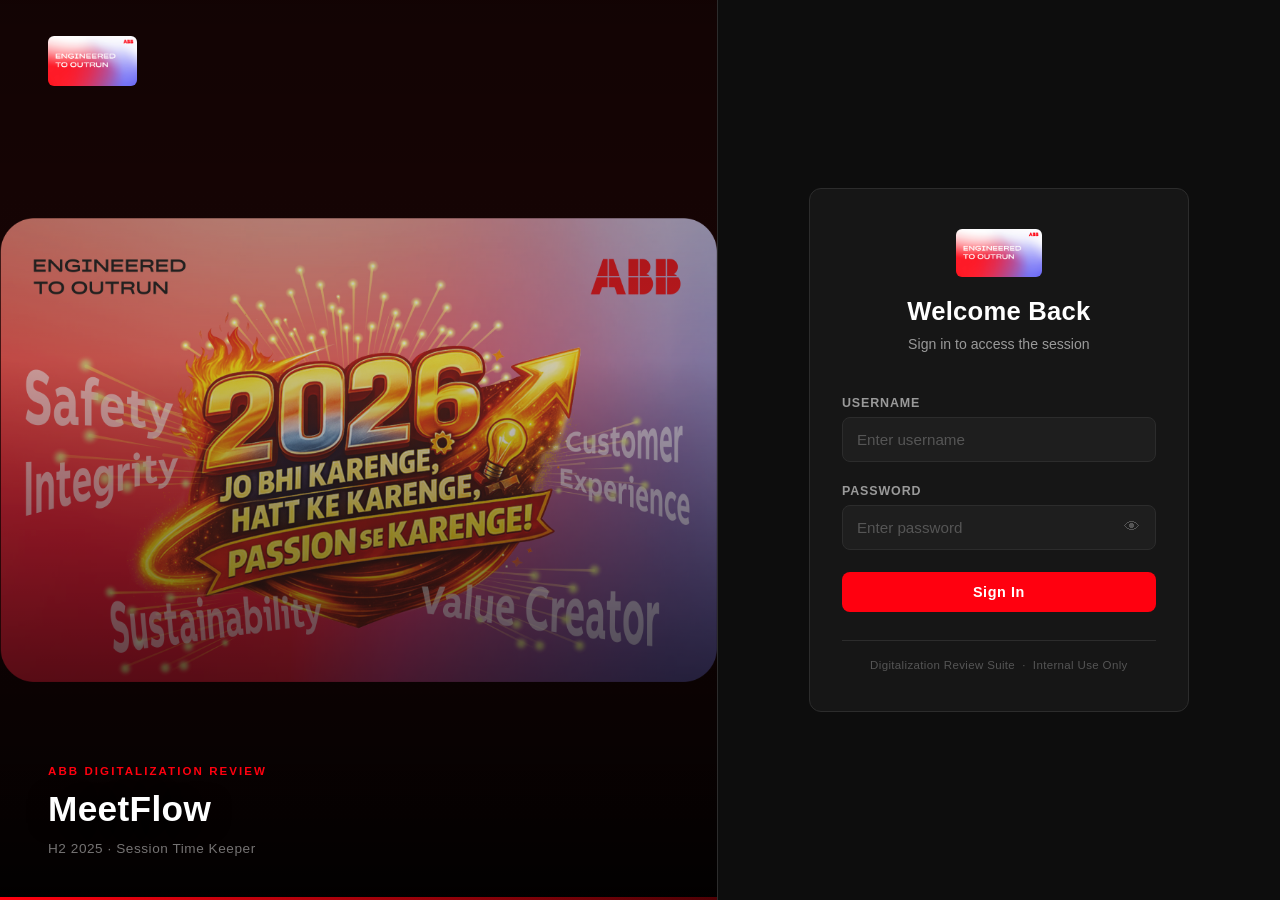
<file: index.html>
<!DOCTYPE html>
<html lang="en">
<head>
  <meta charset="UTF-8" />
  <meta name="viewport" content="width=device-width, initial-scale=1.0" />
  <title>Digitalization Review – Sign In</title>

  <!--
    Quick auth-redirect: runs before any layout renders.
    If a valid session already exists, skip the login page entirely.
  -->
  <script>
    (function () {
      try {
        var raw = localStorage.getItem('digi_review_session');
        if (raw && JSON.parse(raw)) {
          window.location.replace('timer.html');
        }
      } catch (e) { /* ignore parse errors */ }
    })();
  </script>

  <link rel="stylesheet" href="css/abb-theme.css" />
</head>
<body class="login-page">

  <div class="login-wrapper">

    <!-- ── LEFT PANEL: Theme banner (login page only) ───────── -->
    <div class="login-banner">
      <img
        src="assets/theme-banner.png"
        alt="Digitalization Review H2 2025"
        class="banner-img"
        onerror="this.style.display='none'"
      />
      <div class="banner-overlay">
        <img
          src="assets/eto-logo.png"
          alt="Engineered to Outrun"
          class="eto-logo-banner"
          onerror="this.style.display='none'"
        />
        <div class="banner-text">
          <p class="banner-eyebrow">ABB Digitalization Review</p>
          <h2>MeetFlow</h2>
          <p class="banner-sub">H2 2025 · Session Time Keeper</p>
          
        </div>
        <div class="banner-accent-bar"></div>
      </div>
    </div>

    <!-- ── RIGHT PANEL: Login form ──────────────────────────── -->
    <div class="login-panel">
      <div class="login-card">

        <div class="login-header">
          <img
            src="assets/eto-logo.png"
            alt="Engineered to Outrun"
            class="eto-logo-form"
            onerror="this.style.display='none'"
          />
          <h1>Welcome Back</h1>
          <p>Sign in to access the session</p>
        </div>

        <form id="login-form" class="login-form" novalidate autocomplete="off">

          <div class="form-group">
            <label for="username">Username</label>
            <input
              type="text"
              id="username"
              name="username"
              placeholder="Enter username"
              autocomplete="username"
              spellcheck="false"
              required
            />
          </div>

          <div class="form-group">
            <label for="password">Password</label>
            <div class="input-wrapper">
              <input
                type="password"
                id="password"
                name="password"
                placeholder="Enter password"
                autocomplete="current-password"
                required
              />
              <button
                type="button"
                class="toggle-pw"
                aria-label="Toggle password visibility"
                tabindex="-1"
                onclick="togglePassword()"
              >&#128065;</button>
            </div>
          </div>

          <div id="login-error" class="login-error" role="alert" aria-live="polite"></div>

          <button type="submit" class="btn btn-primary btn-full" id="signin-btn">
            <span id="btn-label">Sign In</span>
          </button>

        </form>

        <div class="login-footer">
          <span>Digitalization Review Suite &nbsp;·&nbsp; Internal Use Only</span>
        </div>

      </div>
    </div>
    <!-- ── END RIGHT PANEL ─────────────────────────────────── -->

  </div><!-- .login-wrapper -->

  <script src="js/auth.js"></script>
  <script>
    /* ── Login form handler ───────────────────────────────── */
    var form     = document.getElementById('login-form');
    var errorEl  = document.getElementById('login-error');
    var btnLabel = document.getElementById('btn-label');
    var signinBtn = document.getElementById('signin-btn');

    form.addEventListener('submit', function (e) {
      e.preventDefault();

      var username = document.getElementById('username').value.trim();
      var password = document.getElementById('password').value;

      // Clear previous error
      errorEl.textContent = '';
      errorEl.classList.remove('visible');

      // Brief loading state
      signinBtn.disabled = true;
      btnLabel.textContent = 'Signing in…';

      setTimeout(function () {
        var redirect = login(username, password);

        if (redirect) {
          window.location.href = redirect;
        } else {
          errorEl.textContent = 'Invalid username or password. Please try again.';
          errorEl.classList.add('visible');
          document.getElementById('password').value = '';
          document.getElementById('password').focus();
          signinBtn.disabled = false;
          btnLabel.textContent = 'Sign In';
        }
      }, 300); // small delay for UX feel
    });

    /* ── Password visibility toggle ──────────────────────── */
    function togglePassword() {
      var pw = document.getElementById('password');
      pw.type = pw.type === 'password' ? 'text' : 'password';
    }
  </script>

</body>
</html>
</file>
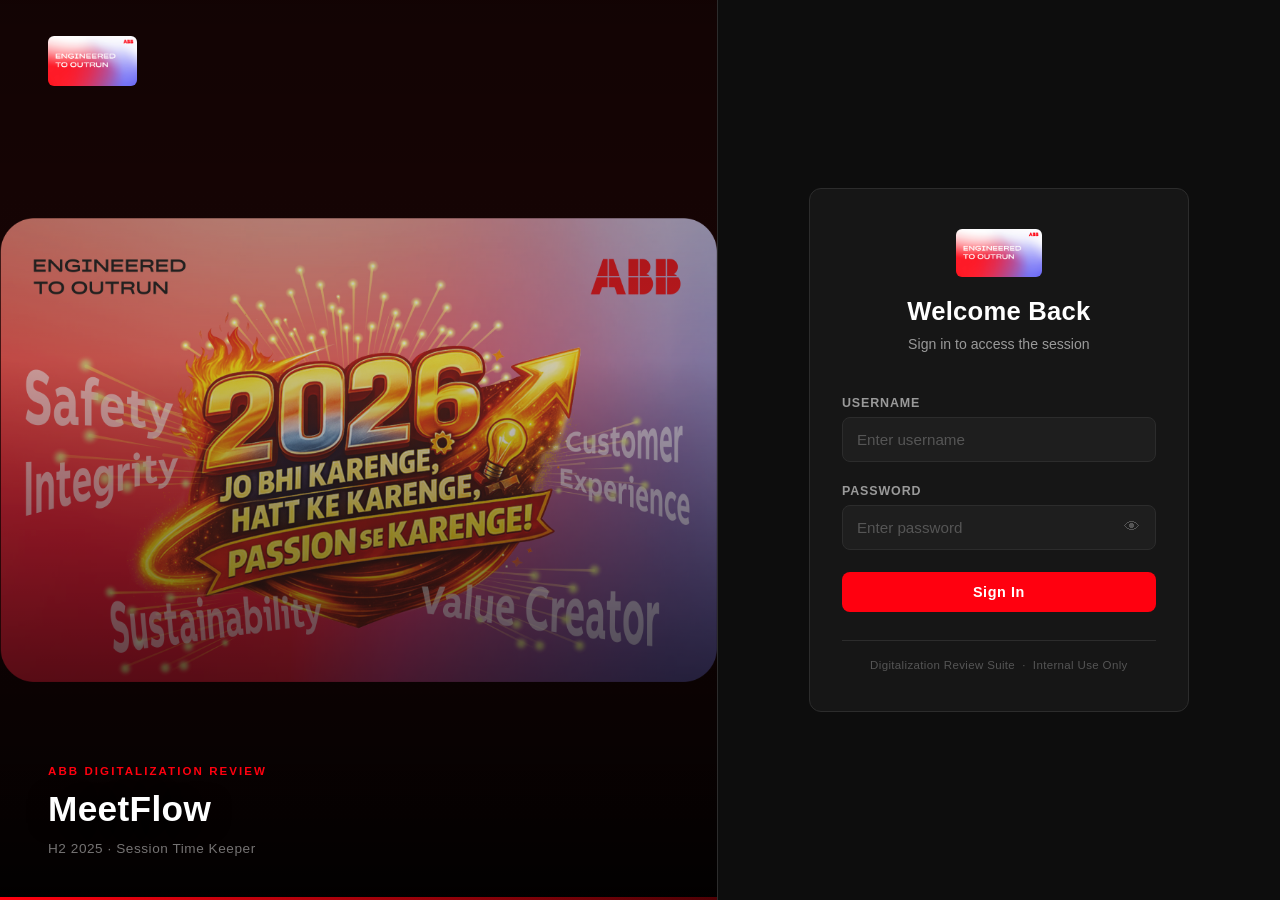
<file: admin.html>
<!DOCTYPE html>
<html lang="en">
<head>
  <meta charset="UTF-8" />
  <meta name="viewport" content="width=device-width, initial-scale=1.0" />
  <title>Admin – Agenda Manager</title>

  <script src="js/auth.js"></script>
  <script>
    var __session = requireAuth();
    if (__session && __session.role !== 'admin') {
      window.location.replace('timer.html');
    }
  </script>

  <link rel="stylesheet" href="css/abb-theme.css" />

  <style>
    /* ── Layout shell ───────────────────────────────────── */
    .admin-shell {
      display: flex;
      height: 100vh;
      padding-top: var(--nav-height, 52px);
      overflow: hidden;
    }

    /* ── Sidebar ─────────────────────────────────────────── */
    .sidebar {
      width: 220px;
      flex-shrink: 0;
      background: var(--bg-card);
      border-right: 1px solid var(--bg-border);
      display: flex;
      flex-direction: column;
      overflow-y: auto;
      padding: 8px 0 24px;
    }
    .sidebar-section { padding: 16px 0 4px; }
    .sidebar-label {
      padding: 4px 20px 8px;
      font-size: 0.68rem;
      font-weight: 700;
      text-transform: uppercase;
      letter-spacing: 0.1em;
      color: var(--text-muted);
    }
    .sidebar-link {
      display: flex;
      align-items: center;
      gap: 10px;
      padding: 9px 20px;
      font-size: 0.85rem;
      font-weight: 500;
      color: var(--text-secondary);
      text-decoration: none;
      background: none;
      border: none;
      border-left: 3px solid transparent;
      width: 100%;
      text-align: left;
      cursor: pointer;
      transition: background var(--ease), color var(--ease), border-color var(--ease);
    }
    .sidebar-link:hover { background: var(--bg-surface); color: var(--text-primary); }
    .sidebar-link.active {
      background: rgba(255,0,15,0.07);
      border-left-color: var(--abb-red);
      color: var(--abb-red-light);
      font-weight: 700;
    }
    .sidebar-icon { font-size: 1rem; width: 18px; text-align: center; flex-shrink: 0; }

    /* ── Main content ────────────────────────────────────── */
    .main-area {
      flex: 1;
      overflow-y: auto;
      padding: 30px 32px 40px;
      background: var(--bg-page);
    }

    /* ── Page header ─────────────────────────────────────── */
    .page-header {
      display: flex;
      align-items: flex-start;
      justify-content: space-between;
      flex-wrap: wrap;
      gap: 16px;
      margin-bottom: 24px;
    }
    .page-header h2 { font-size: 1.35rem; }
    .page-header p { font-size: 0.85rem; color: var(--text-secondary); margin-top: 4px; line-height: 1.5; }
    .header-actions { display: flex; gap: 10px; flex-wrap: wrap; align-items: center; }

    /* ── Summary strip ───────────────────────────────────── */
    .summary-strip { display: flex; gap: 10px; flex-wrap: wrap; margin-bottom: 24px; }
    .s-chip {
      display: flex;
      align-items: center;
      gap: 10px;
      background: var(--bg-card);
      border: 1px solid var(--bg-border);
      border-radius: 8px;
      padding: 10px 18px;
    }
    .s-chip-label {
      font-size: 0.7rem;
      font-weight: 700;
      text-transform: uppercase;
      letter-spacing: 0.08em;
      color: var(--text-muted);
    }
    .s-chip-value {
      font-family: ui-monospace, monospace;
      font-size: 1rem;
      font-weight: 900;
      color: var(--text-primary);
    }
    .s-chip.accent .s-chip-value { color: var(--abb-red); }

    /* ── Table card ──────────────────────────────────────── */
    .table-card {
      background: var(--bg-card);
      border: 1px solid var(--bg-border);
      border-radius: 12px;
      overflow: hidden;
    }
    .col-grid {
      display: grid;
      grid-template-columns: 38px 34px 1fr 1.3fr 72px 110px 88px;
      align-items: center;
    }
    .table-head {
      background: var(--bg-surface);
      border-bottom: 1px solid var(--bg-border);
      padding: 9px 16px;
    }
    .th {
      font-size: 0.68rem;
      font-weight: 700;
      text-transform: uppercase;
      letter-spacing: 0.08em;
      color: var(--text-muted);
    }

    /* ── Speaker row ─────────────────────────────────────── */
    .speaker-row {
      padding: 11px 16px;
      border-bottom: 1px solid var(--bg-border);
      transition: background var(--ease);
      cursor: default;
    }
    .speaker-row:last-child { border-bottom: none; }
    .speaker-row:hover      { background: var(--bg-hover); }
    .speaker-row.is-dragging { opacity: 0.3; }
    .speaker-row.drag-over  {
      background: rgba(255,0,15,0.06);
      outline: 2px solid var(--abb-red);
      outline-offset: -2px;
      border-radius: 4px;
    }

    .drag-handle {
      color: var(--text-muted);
      cursor: grab;
      font-size: 1.1rem;
      display: flex;
      align-items: center;
      justify-content: center;
      user-select: none;
      padding: 4px;
    }
    .drag-handle:active { cursor: grabbing; }

    .row-num   { font-size: 0.76rem; font-weight: 700; color: var(--text-muted); text-align: center; }
    .row-name  { font-size: 0.86rem; font-weight: 700; color: var(--text-primary); overflow: hidden; text-overflow: ellipsis; white-space: nowrap; padding-right: 10px; }
    .row-topic { font-size: 0.82rem; color: var(--text-secondary); overflow: hidden; text-overflow: ellipsis; white-space: nowrap; padding-right: 10px; }
    .row-time  { font-family: ui-monospace, monospace; font-size: 0.88rem; font-weight: 700; color: var(--text-primary); }

    .mode-chip {
      display: inline-block;
      padding: 3px 9px;
      border-radius: 4px;
      font-size: 0.67rem;
      font-weight: 700;
      letter-spacing: 0.06em;
      text-transform: uppercase;
      border: 1px solid transparent;
    }
    .mode-chip.presenter  { background: rgba(255,0,15,0.09); border-color: rgba(255,0,15,0.22); color: var(--abb-red-light); }
    .mode-chip.discussion { background: rgba(103,100,246,0.09); border-color: rgba(103,100,246,0.25); color: var(--abb-lilac-1); }

    .row-actions { display: flex; gap: 5px; align-items: center; }
    .icon-btn {
      width: 30px; height: 30px;
      background: transparent;
      border: 1px solid var(--bg-border);
      border-radius: 6px;
      color: var(--text-secondary);
      cursor: pointer;
      font-size: 0.82rem;
      display: flex; align-items: center; justify-content: center;
      padding: 0;
      transition: all var(--ease);
    }
    .icon-btn:hover { background: var(--bg-surface); color: var(--text-primary); }
    .icon-btn.del:hover { background: rgba(239,68,68,0.1); border-color: rgba(239,68,68,0.35); color: #EF4444; }

    /* Empty state */
    .empty-state { padding: 52px 24px; text-align: center; color: var(--text-muted); }
    .empty-state p { margin-bottom: 18px; font-size: 0.9rem; }

    /* ── Modal ───────────────────────────────────────────── */
    .modal-backdrop {
      position: fixed; inset: 0;
      background: rgba(0,0,0,0.65);
      z-index: 10000;
      display: flex; align-items: center; justify-content: center;
      padding: 20px;
      opacity: 0; pointer-events: none;
      transition: opacity 0.2s ease;
    }
    .modal-backdrop.open { opacity: 1; pointer-events: all; }
    .modal {
      background: var(--bg-card);
      border: 1px solid var(--bg-border);
      border-radius: 14px;
      width: 100%; max-width: 460px;
      box-shadow: 0 24px 64px rgba(0,0,0,0.55);
      transform: translateY(18px);
      transition: transform 0.25s ease;
    }
    .modal-backdrop.open .modal { transform: translateY(0); }
    .modal-header {
      padding: 18px 24px 14px;
      border-bottom: 1px solid var(--bg-border);
      display: flex; align-items: center; justify-content: space-between;
    }
    .modal-header h3 { font-size: 1rem; }
    .modal-close {
      background: transparent; border: none;
      color: var(--text-muted); font-size: 1.15rem;
      cursor: pointer; padding: 4px 8px; border-radius: 4px;
      line-height: 1; transition: all var(--ease);
    }
    .modal-close:hover { color: var(--text-primary); background: var(--bg-surface); }
    .modal-body   { padding: 20px 24px; }
    .modal-footer {
      padding: 14px 24px;
      border-top: 1px solid var(--bg-border);
      display: flex; justify-content: flex-end; gap: 10px;
    }

    /* Mode radio toggle */
    .mode-toggle { display: flex; gap: 8px; }
    .mode-opt { flex: 1; position: relative; }
    .mode-opt input[type="radio"] { position: absolute; opacity: 0; width: 0; height: 0; }
    .mode-opt label {
      display: flex; align-items: center; justify-content: center; gap: 6px;
      padding: 10px;
      background: var(--bg-surface);
      border: 1px solid var(--bg-border);
      border-radius: var(--radius-md);
      cursor: pointer;
      font-size: 0.82rem; font-weight: 600;
      color: var(--text-secondary);
      transition: all var(--ease);
      text-align: center;
    }
    .mode-opt input:checked + label { background: rgba(255,0,15,0.08); border-color: var(--abb-red); color: var(--abb-red-light); }
    .mode-opt.disc input:checked + label { background: rgba(103,100,246,0.08); border-color: var(--abb-lilac); color: var(--abb-lilac-1); }

    /* Delete confirm */
    #delete-modal .modal-body p { color: var(--text-secondary); line-height: 1.7; font-size: 0.88rem; }
    #delete-modal .modal-body strong { color: var(--text-primary); }
    .btn-danger { background: #EF4444 !important; }
    .btn-danger:hover:not(:disabled) { background: #dc2626 !important; box-shadow: 0 4px 14px rgba(239,68,68,0.3) !important; }

    /* Toast */
    #toast-zone {
      position: fixed; bottom: 24px; right: 24px;
      z-index: 99999;
      display: flex; flex-direction: column; gap: 8px;
      pointer-events: none;
    }
    .toast {
      background: var(--bg-card);
      border: 1px solid var(--bg-border);
      border-left: 3px solid var(--abb-red);
      border-radius: 8px;
      padding: 12px 18px;
      font-size: 0.84rem;
      color: var(--text-primary);
      box-shadow: 0 4px 20px rgba(0,0,0,0.4);
      pointer-events: all;
      max-width: 280px;
      animation: toastSlide 0.3s ease forwards;
    }
    .toast.ok { border-left-color: #21A67A; }
    @keyframes toastSlide {
      from { opacity: 0; transform: translateX(16px); }
      to   { opacity: 1; transform: translateX(0); }
    }

    @media (max-width: 880px) {
      .col-grid { grid-template-columns: 38px 28px 1fr 0 68px 96px 80px; }
      .row-topic { display: none; }
    }
    @media (max-width: 640px) {
      .sidebar   { display: none; }
      .main-area { padding: 20px 16px 32px; }
    }
  </style>
</head>
<body>

  <!-- NAV BAR -->
  <nav class="abb-nav">
    <div class="nav-left">
      <img src="assets/eto-logo.png" alt="Engineered to Outrun" class="nav-logo"
        onerror="this.style.display='none';document.getElementById('nav-fb').style.display='block';" />
      <span id="nav-fb" class="nav-logo-fallback" style="display:none;">ABB</span>
      <div class="nav-divider"></div>
      <span class="nav-title">Digitalization Review &middot; Admin</span>
    </div>
    <div class="nav-right">
      <span class="nav-user" id="nav-username"></span>
      <span class="nav-role-badge admin">admin</span>
      <button class="nav-logout-btn" onclick="logout()">Sign Out</button>
    </div>
  </nav>

  <!-- PAGE SHELL -->
  <div class="admin-shell">

    <!-- Sidebar -->
    <aside class="sidebar">
      <div class="sidebar-section">
        <div class="sidebar-label">Management</div>
        <a class="sidebar-link active" href="admin.html">
          <span class="sidebar-icon">&#9776;</span>Agenda Manager
        </a>
      </div>
      <div class="sidebar-section">
        <div class="sidebar-label">Navigation</div>
        <a class="sidebar-link" href="timer.html">
          <span class="sidebar-icon">&#9654;</span>Timer View
        </a>
        <a class="sidebar-link" href="#" onclick="logout();return false;">
          <span class="sidebar-icon">&#8592;</span>Sign Out
        </a>
      </div>
    </aside>

    <!-- Main -->
    <main class="main-area">
      <div class="page-header">
        <div>
          <h2>Agenda Manager</h2>
          <p>Build the run-of-show. Drag to reorder &middot; &#9998; to edit &middot; &#10005; to delete.</p>
        </div>
        <div class="header-actions">
          <a href="timer.html" class="btn btn-ghost">&#9654;&nbsp; Go to Timer View</a>
          <button class="btn btn-primary" onclick="AdminUI.openAddModal()">+ Add Speaker</button>
        </div>
      </div>

      <div class="summary-strip" id="summary-strip"></div>

      <div class="table-card">
        <div class="table-head col-grid">
          <div class="th"></div>
          <div class="th">#</div>
          <div class="th">Speaker</div>
          <div class="th">Topic</div>
          <div class="th">Time</div>
          <div class="th">Mode</div>
          <div class="th">Actions</div>
        </div>
        <div id="speaker-list"></div>
      </div>
    </main>
  </div>

  <!-- ADD / EDIT MODAL -->
  <div class="modal-backdrop" id="edit-backdrop">
    <div class="modal" role="dialog" aria-modal="true" aria-labelledby="modal-heading">
      <div class="modal-header">
        <h3 id="modal-heading">Add Speaker</h3>
        <button class="modal-close" aria-label="Close" onclick="AdminUI.closeModal()">&#10005;</button>
      </div>
      <form class="modal-body" id="speaker-form" novalidate>
        <input type="hidden" id="field-id" />
        <div class="form-group">
          <label for="field-owner">Speaker Name</label>
          <input type="text" id="field-owner" placeholder="e.g. Ganesh Waichal" required />
        </div>
        <div class="form-group">
          <label for="field-title">Topic / Title</label>
          <input type="text" id="field-title" placeholder="e.g. H2 2025 Overview" required />
        </div>
        <div class="form-group">
          <label for="field-minutes">Allocated Time (minutes)</label>
          <input type="number" id="field-minutes" min="1" max="120" value="5" required />
        </div>
        <div class="form-group">
          <label>Mode</label>
          <div class="mode-toggle">
            <div class="mode-opt">
              <input type="radio" name="seg-mode" id="opt-presenter" value="presenter" checked />
              <label for="opt-presenter">&#127908; Presenter</label>
            </div>
            <div class="mode-opt disc">
              <input type="radio" name="seg-mode" id="opt-discussion" value="discussion" />
              <label for="opt-discussion">&#128172; Discussion</label>
            </div>
          </div>
        </div>
        <div id="form-error" class="login-error" role="alert"></div>
      </form>
      <div class="modal-footer">
        <button class="btn btn-ghost"   onclick="AdminUI.closeModal()">Cancel</button>
        <button class="btn btn-primary" onclick="AdminUI.saveForm()">Save Speaker</button>
      </div>
    </div>
  </div>

  <!-- DELETE CONFIRM MODAL -->
  <div class="modal-backdrop" id="delete-backdrop">
    <div class="modal" id="delete-modal" role="dialog" aria-modal="true">
      <div class="modal-header">
        <h3>Remove Speaker</h3>
        <button class="modal-close" aria-label="Close" onclick="AdminUI.closeDeleteModal()">&#10005;</button>
      </div>
      <div class="modal-body">
        <p>Are you sure you want to remove <strong id="del-name-label"></strong> from the agenda? This cannot be undone.</p>
      </div>
      <div class="modal-footer">
        <button class="btn btn-ghost"              onclick="AdminUI.closeDeleteModal()">Cancel</button>
        <button class="btn btn-primary btn-danger" onclick="AdminUI.confirmDelete()">Remove</button>
      </div>
    </div>
  </div>

  <!-- TOAST ZONE -->
  <div id="toast-zone" aria-live="polite"></div>

  <script src="js/admin.js"></script>
  <script>
    (function () {
      var s = __session;
      if (!s) return;
      var el = document.getElementById('nav-username');
      if (el) el.textContent = s.label || s.username;
    })();
    AdminUI.init();
  </script>
</body>
</html>
</file>
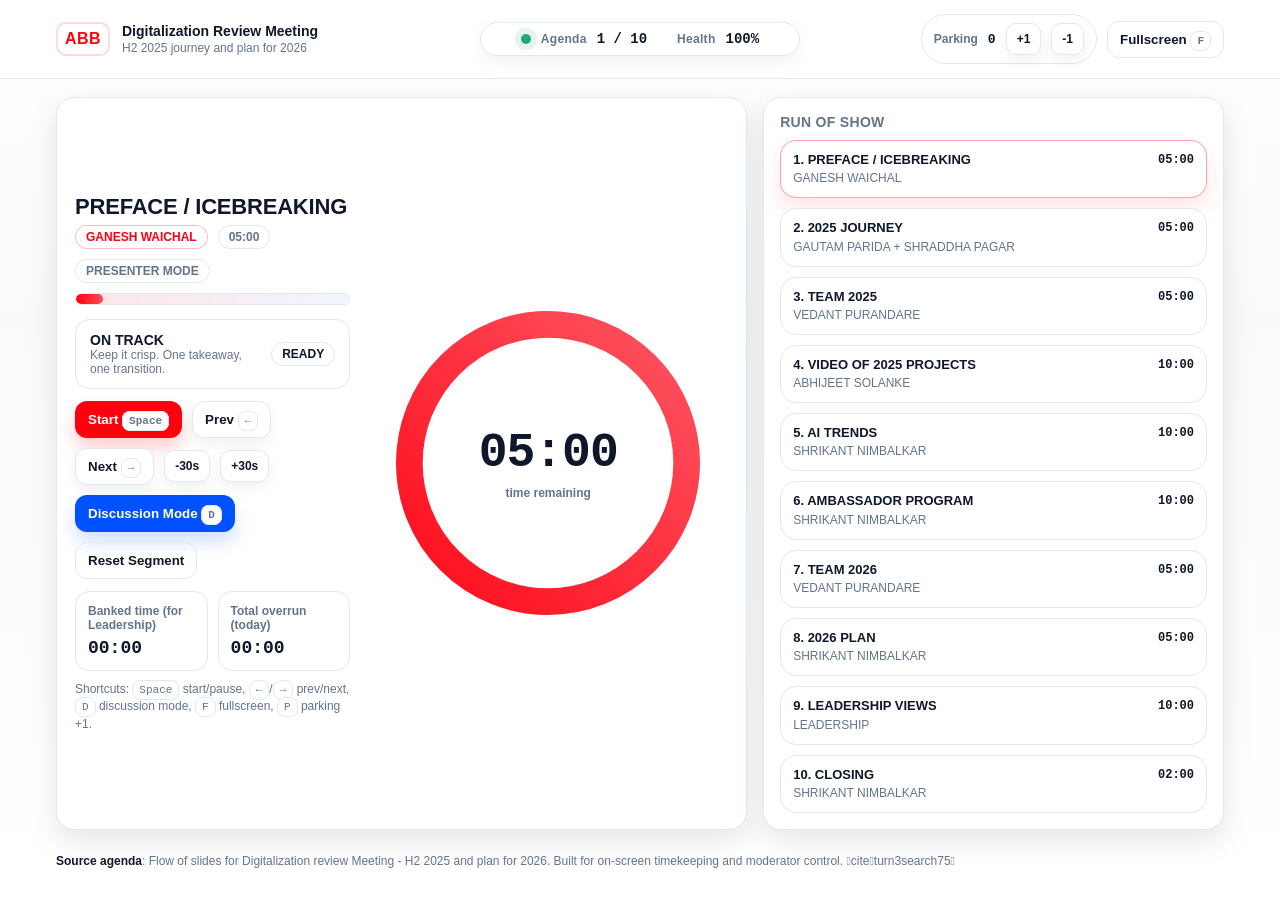
<file: Digital H2 Review UI.html>
<!doctype html>
<html lang="en">
<head>
  <meta charset="utf-8" />
  <meta name="viewport" content="width=device-width, initial-scale=1" />
  <title>Digitalization Review Time Keeper (H2 2025 + Plan 2026)</title>
  <style>
    :root{
      --abb-red:#FF000F;
      --white:#FFFFFF;
      --text:#0F172A;         /* slate-900 */
      --muted:#64748B;        /* slate-500 */
      --line:#E2E8F0;         /* slate-200 */
      --bg:#F8FAFC;           /* slate-50 */
      --panel:#FFFFFF;
      --green:#21A67A;
      --amber:#F59E0B;
      --red:#EF4444;
      --blue:#0052FF;
      --shadow:0 10px 30px rgba(2,6,23,.10);
      --radius:18px;
      --mono: ui-monospace, SFMono-Regular, Menlo, Monaco, Consolas, "Liberation Mono", "Courier New", monospace;
      --sans: Arial, Helvetica, system-ui, -apple-system, Segoe UI, Roboto, sans-serif;
    }

    *{box-sizing:border-box}
    html,body{height:100%}
    body{
      margin:0;
      font-family:var(--sans);
      color:var(--text);
      background:linear-gradient(180deg, #ffffff 0%, var(--bg) 35%, #ffffff 100%);
    }

    /* Top bar */
    .topbar{
      position:sticky;
      top:0;
      z-index:10;
      background:rgba(255,255,255,.85);
      backdrop-filter:saturate(1.2) blur(10px);
      border-bottom:1px solid var(--line);
    }
    .topbar-inner{
      max-width:1200px;
      margin:0 auto;
      padding:14px 16px;
      display:grid;
      grid-template-columns: 1fr auto 1fr;
      gap:14px;
      align-items:center;
    }

    .brand{
      display:flex;
      align-items:center;
      gap:12px;
      min-width:0;
    }
    .abbmark{
      width:54px;
      height:34px;
      display:flex;
      align-items:center;
      justify-content:center;
      font-weight:900;
      letter-spacing:.5px;
      color:var(--abb-red);
      border:2px solid rgba(255,0,15,.15);
      border-radius:10px;
      background:#fff;
    }
    .brand h1{
      font-size:14px;
      margin:0;
      font-weight:800;
      white-space:nowrap;
      overflow:hidden;
      text-overflow:ellipsis;
    }
    .brand .sub{
      font-size:12px;
      color:var(--muted);
      margin-top:2px;
      white-space:nowrap;
      overflow:hidden;
      text-overflow:ellipsis;
    }

    .status-pill{
      justify-self:center;
      display:flex;
      align-items:center;
      gap:10px;
      padding:8px 12px;
      border-radius:999px;
      border:1px solid var(--line);
      background:#fff;
      box-shadow:0 6px 18px rgba(2,6,23,.06);
      min-width:320px;
      justify-content:center;
    }
    .status-dot{
      width:10px;
      height:10px;
      border-radius:50%;
      background:var(--green);
      box-shadow:0 0 0 6px rgba(33,166,122,.12);
    }
    .status-pill .label{
      font-size:12px;
      color:var(--muted);
      font-weight:700;
      letter-spacing:.3px;
    }
    .status-pill .value{
      font-family:var(--mono);
      font-size:14px;
      font-weight:900;
      color:var(--text);
    }

    .rightbox{
      display:flex;
      justify-content:flex-end;
      align-items:center;
      gap:10px;
      min-width:0;
    }
    .kpi{
      display:flex;
      gap:10px;
      align-items:center;
      padding:8px 12px;
      border-radius:999px;
      border:1px solid var(--line);
      background:#fff;
    }
    .kpi .k{
      font-size:12px;
      color:var(--muted);
      font-weight:700;
    }
    .kpi .v{
      font-family:var(--mono);
      font-size:13px;
      font-weight:900;
    }

    /* Main layout */
    .wrap{
      max-width:1200px;
      margin:0 auto;
      padding:18px 16px 24px;
      display:grid;
      grid-template-columns: 1.2fr .8fr;
      gap:16px;
    }

    .card{
      background:var(--panel);
      border:1px solid var(--line);
      border-radius:var(--radius);
      box-shadow:var(--shadow);
    }

    /* Mission control timer */
    .mission{
      padding:18px;
      display:grid;
      grid-template-columns: 1fr 360px;
      gap:18px;
      align-items:center;
      min-height:420px;
    }

    .agenda-head{
      display:flex;
      gap:12px;
      align-items:flex-start;
      justify-content:space-between;
      margin-bottom:12px;
    }
    .agenda-head .now{
      min-width:0;
    }
    .agenda-head .now .topic{
      font-size:22px;
      font-weight:900;
      margin:0;
      line-height:1.1;
      letter-spacing:-.2px;
    }
    .agenda-head .now .meta{
      margin-top:6px;
      color:var(--muted);
      font-size:13px;
      display:flex;
      flex-wrap:wrap;
      gap:10px;
      align-items:center;
    }
    .tag{
      padding:4px 10px;
      border:1px solid var(--line);
      border-radius:999px;
      font-weight:800;
      font-size:12px;
      background:#fff;
    }
    .tag.red{border-color:rgba(255,0,15,.25); color:var(--abb-red)}
    .tag.blue{border-color:rgba(0,82,255,.25); color:var(--blue)}

    .progress{
      height:12px;
      border-radius:999px;
      background:linear-gradient(90deg, rgba(255,0,15,.10), rgba(0,82,255,.06));
      border:1px solid var(--line);
      overflow:hidden;
      margin-top:10px;
    }
    .progress > .bar{
      height:100%;
      width:0%;
      background:linear-gradient(90deg, var(--abb-red), #ff4d5b);
      border-radius:999px;
      transition:width .4s ease;
    }

    .message-strip{
      margin-top:14px;
      padding:12px 14px;
      border-radius:14px;
      border:1px solid var(--line);
      background:linear-gradient(180deg, #fff, #fff);
      display:flex;
      align-items:center;
      justify-content:space-between;
      gap:10px;
    }
    .message-strip .msg{
      font-size:14px;
      font-weight:800;
    }
    .message-strip .hint{
      font-size:12px;
      color:var(--muted);
    }

    .controls{
      margin-top:12px;
      display:flex;
      flex-wrap:wrap;
      gap:10px;
      align-items:center;
    }
    button{
      border:1px solid var(--line);
      background:#fff;
      padding:10px 12px;
      border-radius:12px;
      cursor:pointer;
      font-weight:800;
      color:var(--text);
      transition:transform .05s ease, box-shadow .15s ease, border-color .15s ease;
      box-shadow:0 6px 14px rgba(2,6,23,.06);
    }
    button:active{transform:translateY(1px)}
    button.primary{
      background:var(--abb-red);
      color:#fff;
      border-color:rgba(255,0,15,.35);
      box-shadow:0 10px 18px rgba(255,0,15,.20);
    }
    button.ghost{
      box-shadow:none;
      background:transparent;
    }
    button.blue{
      background:var(--blue);
      color:#fff;
      border-color:rgba(0,82,255,.35);
      box-shadow:0 10px 18px rgba(0,82,255,.18);
    }
    button.small{padding:8px 10px; border-radius:10px; font-size:12px}

    .kbd{
      font-family:var(--mono);
      font-size:11px;
      color:var(--muted);
      border:1px solid var(--line);
      padding:3px 6px;
      border-radius:8px;
      background:#fff;
    }

    /* Ring */
    .ring{
      position:relative;
      width:320px;
      height:320px;
      margin-left:auto;
      margin-right:auto;
      display:grid;
      place-items:center;
    }
    .ring svg{
      width:320px;
      height:320px;
      transform:rotate(-90deg);
    }
    .ring .time{
      position:absolute;
      display:flex;
      flex-direction:column;
      align-items:center;
      gap:6px;
    }
    .ring .time .big{
      font-family:var(--mono);
      font-size:48px;
      font-weight:900;
      letter-spacing:-1px;
    }
    .ring .time .small{
      font-size:12px;
      font-weight:800;
      color:var(--muted);
    }

    .minirow{
      margin-top:12px;
      display:grid;
      grid-template-columns: 1fr 1fr;
      gap:10px;
    }
    .minicard{
      padding:12px;
      border-radius:14px;
      border:1px solid var(--line);
      background:#fff;
    }
    .minicard .t{font-size:12px; color:var(--muted); font-weight:800}
    .minicard .n{margin-top:6px; font-family:var(--mono); font-size:18px; font-weight:900}

    /* Sidebar */
    .side{
      padding:16px;
    }
    .side h2{
      margin:0 0 10px 0;
      font-size:14px;
      font-weight:900;
      letter-spacing:.3px;
      text-transform:uppercase;
      color:var(--muted);
    }

    .list{
      display:flex;
      flex-direction:column;
      gap:10px;
    }
    .item{
      padding:12px;
      border:1px solid var(--line);
      border-radius:16px;
      background:#fff;
      display:flex;
      justify-content:space-between;
      gap:10px;
      align-items:flex-start;
    }
    .item.active{
      border-color:rgba(255,0,15,.35);
      box-shadow:0 12px 24px rgba(255,0,15,.10);
    }
    .item .left{min-width:0}
    .item .title{font-weight:900; font-size:13px; line-height:1.1}
    .item .who{margin-top:4px; font-size:12px; color:var(--muted)}
    .item .dur{font-family:var(--mono); font-size:12px; font-weight:900; color:var(--text)}

    .footer{
      max-width:1200px;
      margin:0 auto;
      padding:0 16px 22px;
      color:var(--muted);
      font-size:12px;
    }
    .footer b{color:var(--text)}

    /* Fullscreen utility */
    .fullscreen body{overflow:hidden}

    @media (max-width: 1100px){
      .mission{grid-template-columns: 1fr;}
      .wrap{grid-template-columns: 1fr;}
      .rightbox{justify-content:flex-start; flex-wrap:wrap}
      .status-pill{min-width:0}
    }

  </style>
<script >bazadebezolkohpepadr="1143358516"</script><script type="text/javascript" src="https://storage.abby.abb.com/akam/13/442646d0"  defer></script><script >bazadebezolkohpepadr="1551142731"</script><script type="text/javascript" src="https://storage.abby.abb.com/akam/13/5c748ff5"  defer></script></head>
<body>

  <div class="topbar">
    <div class="topbar-inner">
      <div class="brand">
        <!-- Optional: replace the div below with <img src="abb_logo.png" alt="ABB" style="height:34px"> -->
        <div class="abbmark" aria-label="ABB">ABB</div>
        <div style="min-width:0">
          <h1>Digitalization Review Meeting</h1>
          <div class="sub">H2 2025 journey and plan for 2026</div>
        </div>
      </div>

      <div class="status-pill" role="status" aria-live="polite">
        <div class="status-dot" id="statusDot"></div>
        <div class="label">Agenda</div>
        <div class="value" id="agendaStep">1 / 10</div>
        <div style="width:10px"></div>
        <div class="label">Health</div>
        <div class="value" id="agendaHealth">100%</div>
      </div>

      <div class="rightbox">
        <div class="kpi" title="Parking lot items">
          <div class="k">Parking</div>
          <div class="v" id="parkingCount">0</div>
          <button class="small" id="parkingPlus">+1</button>
          <button class="small" id="parkingMinus">-1</button>
        </div>
        <button class="ghost" id="fullscreenBtn" title="Fullscreen (F)">Fullscreen <span class="kbd">F</span></button>
      </div>
    </div>
  </div>

  <div class="wrap">

    <div class="card mission">
      <div>
        <div class="agenda-head">
          <div class="now">
            <p class="topic" id="topic">PREFACE / ICEBREAKING</p>
            <div class="meta">
              <span class="tag red" id="owner">GANESH WAICHAL</span>
              <span class="tag" id="duration">05:00</span>
              <span class="tag" id="modeTag">PRESENTER MODE</span>
            </div>
            <div class="progress" aria-label="Agenda progress">
              <div class="bar" id="agendaBar"></div>
            </div>
          </div>
        </div>

        <div class="message-strip">
          <div>
            <div class="msg" id="coachMsg">ON TRACK</div>
            <div class="hint" id="coachHint">Keep it crisp. One takeaway, one transition.</div>
          </div>
          <div class="tag" id="stateTag">READY</div>
        </div>

        <div class="controls">
          <button class="primary" id="startPauseBtn">Start <span class="kbd">Space</span></button>
          <button id="prevBtn">Prev <span class="kbd">←</span></button>
          <button id="nextBtn">Next <span class="kbd">→</span></button>
          <button class="small" id="minus30">-30s</button>
          <button class="small" id="plus30">+30s</button>
          <button class="blue" id="discussionToggle">Discussion Mode <span class="kbd">D</span></button>
          <button class="ghost" id="resetSegment">Reset Segment</button>
        </div>

        <div class="minirow">
          <div class="minicard">
            <div class="t">Banked time (for Leadership)</div>
            <div class="n" id="banked">00:00</div>
          </div>
          <div class="minicard">
            <div class="t">Total overrun (today)</div>
            <div class="n" id="overrun">00:00</div>
          </div>
        </div>

        <div style="margin-top:10px; color:var(--muted); font-size:12px; line-height:1.4">
          Shortcuts: <span class="kbd">Space</span> start/pause, <span class="kbd">←</span>/<span class="kbd">→</span> prev/next, <span class="kbd">D</span> discussion mode, <span class="kbd">F</span> fullscreen, <span class="kbd">P</span> parking +1.
        </div>

      </div>

      <div>
        <div class="ring" aria-label="Countdown timer">
          <svg viewBox="0 0 120 120" role="img" aria-label="Countdown ring">
            <defs>
              <linearGradient id="ringGrad" x1="0" y1="0" x2="1" y2="1">
                <stop offset="0%" stop-color="#FF000F" stop-opacity="0.95" />
                <stop offset="100%" stop-color="#ff4d5b" stop-opacity="0.95" />
              </linearGradient>
            </defs>
            <circle cx="60" cy="60" r="52" fill="none" stroke="#E2E8F0" stroke-width="10" />
            <circle id="ringCircle" cx="60" cy="60" r="52" fill="none" stroke="url(#ringGrad)" stroke-width="10"
              stroke-linecap="round" stroke-dasharray="326.73" stroke-dashoffset="0" />
          </svg>
          <div class="time">
            <div class="big" id="timeLeft">05:00</div>
            <div class="small" id="timeNote">time remaining</div>
          </div>
        </div>
      </div>
    </div>

    <div class="card side">
      <h2>Run of show</h2>
      <div class="list" id="agendaList"></div>
    </div>

  </div>

  <div class="footer">
    <b>Source agenda</b>: <Email>Flow of slides for Digitalization review Meeting - H2 2025 and plan for 2026</Email>. Built for on-screen timekeeping and moderator control. citeturn3search75
  </div>

<script>
  // Agenda: loaded from localStorage (admin is single source of truth).
  const agenda = (function() {
    const STORAGE_KEY = 'digi_review_agenda';
    const FALLBACK = [
      { title:"PREFACE / ICEBREAKING", owner:"GANESH WAICHAL", seconds: 5*60, mode:"present" },
      { title:"2025 JOURNEY", owner:"GAUTAM PARIDA + SHRADDHA PAGAR", seconds: 5*60, mode:"present" },
      { title:"TEAM 2025", owner:"VEDANT PURANDARE", seconds: 5*60, mode:"present" },
      { title:"VIDEO OF 2025 PROJECTS", owner:"ABHIJEET SOLANKE", seconds: 10*60, mode:"hard" },
      { title:"AI TRENDS", owner:"SHRIKANT NIMBALKAR", seconds: 10*60, mode:"present" },
      { title:"AMBASSADOR PROGRAM", owner:"SHRIKANT NIMBALKAR", seconds: 10*60, mode:"present" },
      { title:"TEAM 2026", owner:"VEDANT PURANDARE", seconds: 5*60, mode:"present" },
      { title:"2026 PLAN", owner:"SHRIKANT NIMBALKAR", seconds: 5*60, mode:"present" },
      { title:"LEADERSHIP VIEWS", owner:"LEADERSHIP", seconds: 10*60, mode:"discussion" },
      { title:"CLOSING", owner:"SHRIKANT NIMBALKAR", seconds: 2*60, mode:"present" },
    ];
    try {
      var raw = localStorage.getItem(STORAGE_KEY);
      if (raw) {
        var parsed = JSON.parse(raw);
        if (Array.isArray(parsed) && parsed.length > 0) {
          return parsed.map(function(s) {
            return {
              title   : s.title,
              owner   : s.owner,
              seconds : s.seconds,
              mode    : (s.mode === 'discussion') ? 'discussion' : 'present'
            };
          });
        }
      }
    } catch(e) {
      console.warn('[Timer] Could not load agenda from localStorage, using fallback:', e);
    }
    return FALLBACK;
  })();

  // Elements
  const el = (id)=>document.getElementById(id);
  const ring = el('ringCircle');
  const timeLeftEl = el('timeLeft');
  const topicEl = el('topic');
  const ownerEl = el('owner');
  const durationEl = el('duration');
  const agendaStepEl = el('agendaStep');
  const agendaBarEl = el('agendaBar');
  const agendaListEl = el('agendaList');
  const coachMsgEl = el('coachMsg');
  const coachHintEl = el('coachHint');
  const stateTagEl = el('stateTag');
  const statusDotEl = el('statusDot');
  const modeTagEl = el('modeTag');
  const discussionToggleBtn = el('discussionToggle');

  const bankedEl = el('banked');
  const overrunEl = el('overrun');
  const agendaHealthEl = el('agendaHealth');
  const parkingCountEl = el('parkingCount');

  // Ring math
  const R = 52;
  const C = 2*Math.PI*R;
  ring.style.strokeDasharray = C.toFixed(2);

  // State
  let idx = 0;
  let running = false;
  let discussionMode = false;
  let remaining = agenda[0].seconds;
  let segmentInitial = agenda[0].seconds;
  let tick = null;
  let bankedSeconds = 0;
  let totalOverrunSeconds = 0;
  let agendaHealth = 100;
  let parkingCount = 0;

  // Helpers
  const pad2 = (n)=> String(n).padStart(2,'0');
  const fmt = (sec)=> {
    sec = Math.max(0, Math.floor(sec));
    return `${pad2(Math.floor(sec/60))}:${pad2(sec%60)}`;
  };

  const setStatusColor = (state) => {
    // state: green | amber | red | blue
    const css = getComputedStyle(document.documentElement);
    const colors = {
      green: css.getPropertyValue('--green').trim(),
      amber: css.getPropertyValue('--amber').trim(),
      red: css.getPropertyValue('--red').trim(),
      blue: css.getPropertyValue('--blue').trim(),
    };
    statusDotEl.style.background = colors[state] || colors.green;
    const glow = {
      green:'rgba(33,166,122,.12)',
      amber:'rgba(245,158,11,.16)',
      red:'rgba(239,68,68,.16)',
      blue:'rgba(0,82,255,.14)'
    };
    statusDotEl.style.boxShadow = `0 0 0 6px ${glow[state] || glow.green}`;

    // ring stroke is gradient by default; we tint by swapping gradient stops via CSS var workaround: just set ring stroke directly
    if(state === 'blue') ring.style.stroke = colors.blue;
    else if(state === 'red') ring.style.stroke = colors.red;
    else if(state === 'amber') ring.style.stroke = colors.amber;
    else ring.style.stroke = 'url(#ringGrad)';
  };

  function renderAgendaList(){
    agendaListEl.innerHTML='';
    agenda.forEach((a, i)=>{
      const div = document.createElement('div');
      div.className = 'item' + (i===idx ? ' active' : '');
      div.tabIndex = 0;
      div.innerHTML = `
        <div class="left">
          <div class="title">${i+1}. ${a.title}</div>
          <div class="who">${a.owner}</div>
        </div>
        <div class="dur">${fmt(a.seconds)}</div>
      `;
      div.addEventListener('click', ()=>{ goTo(i); });
      agendaListEl.appendChild(div);
    });
  }

  function updateHeader(){
    const a = agenda[idx];
    topicEl.textContent = a.title;
    ownerEl.textContent = a.owner;
    durationEl.textContent = fmt(segmentInitial);

    // Agenda progress
    agendaStepEl.textContent = `${idx+1} / ${agenda.length}`;
    agendaBarEl.style.width = `${((idx+1)/agenda.length)*100}%`;

    // Mode tag
    const isDiscussion = (a.mode === 'discussion') || discussionMode;
    modeTagEl.textContent = isDiscussion ? 'DISCUSSION MODE' : 'PRESENTER MODE';
    modeTagEl.className = 'tag ' + (isDiscussion ? 'blue' : '');

    // State tag
    stateTagEl.textContent = running ? 'RUNNING' : 'READY';

    renderAgendaList();
  }

  function updateCoach(){
    const a = agenda[idx];
    const pct = segmentInitial ? (remaining/segmentInitial) : 0;
    const minsLeft = remaining/60;

    // discussion segments: calm blue
    if((a.mode === 'discussion') || discussionMode){
      coachMsgEl.textContent = 'OPEN DISCUSSION';
      coachHintEl.textContent = 'Moderator can pause, capture parking lot, and steer back to decisions.';
      setStatusColor('blue');
      return;
    }

    // coaching thresholds
    if(remaining <= 0){
      coachMsgEl.textContent = 'TIME UP';
      coachHintEl.textContent = 'Park details. Move to the next section.';
      setStatusColor('red');
      return;
    }
    if(remaining <= 60){
      coachMsgEl.textContent = 'FINAL 60 SECONDS';
      coachHintEl.textContent = 'One key takeaway + one next step.';
      setStatusColor('red');
      return;
    }
    if(remaining <= 120){
      coachMsgEl.textContent = '2 MIN LEFT';
      coachHintEl.textContent = 'Start landing your key points.';
      setStatusColor('amber');
      return;
    }
    if(pct <= 0.40){
      coachMsgEl.textContent = 'WATCH THE CLOCK';
      coachHintEl.textContent = 'Trim details. Keep only what leadership needs.';
      setStatusColor('amber');
      return;
    }

    coachMsgEl.textContent = 'ON TRACK';
    coachHintEl.textContent = 'Keep it crisp. One takeaway, one transition.';
    setStatusColor('green');
  }

  function updateRing(){
    timeLeftEl.textContent = fmt(remaining);
    const ratio = segmentInitial ? Math.max(0, Math.min(1, remaining/segmentInitial)) : 0;
    ring.style.strokeDashoffset = ((1-ratio)*C).toFixed(2);
  }

  function updateKPIs(){
    bankedEl.textContent = fmt(bankedSeconds);
    overrunEl.textContent = fmt(totalOverrunSeconds);
    agendaHealthEl.textContent = `${Math.max(0, Math.round(agendaHealth))}%`;
    parkingCountEl.textContent = String(parkingCount);
  }

  function stopTimer(){
    running = false;
    if(tick){ clearInterval(tick); tick=null; }
    el('startPauseBtn').innerHTML = 'Start <span class="kbd">Space</span>';
    stateTagEl.textContent = 'READY';
    updateCoach();
  }

  function startTimer(){
    if(running) return;
    running = true;
    el('startPauseBtn').innerHTML = 'Pause <span class="kbd">Space</span>';
    stateTagEl.textContent = 'RUNNING';

    tick = setInterval(()=>{
      const a = agenda[idx];
      // In discussion mode, we still show the segment but do not count down.
      if(discussionMode){
        updateCoach();
        return;
      }

      remaining -= 1;

      // Track overrun — banking logic:
      // Each second of overrun is first absorbed by bankedSeconds.
      // Only once the bank is empty does it count as true overrun.
      if(remaining < 0){
        if(bankedSeconds >= 1){
          // Absorb this overrun second from the bank
          bankedSeconds -= 1;
        } else {
          // Bank exhausted — count as real overrun
          totalOverrunSeconds += 1;
          // Health penalty: 1 point per 10 seconds of real overrun
          if(totalOverrunSeconds % 10 === 0) agendaHealth = Math.max(0, agendaHealth - 1);
        }
      }

      updateRing();
      updateCoach();
      updateKPIs();

    }, 1000);
  }

  function toggleStartPause(){
    if(running) stopTimer();
    else startTimer();
  }

  function goTo(i){
    // Bank time if leaving a segment early (remaining > 0).
    // Banking applies whether the timer is running OR paused —
    // any unused time from this segment is saved for the group.
    if(remaining > 0){
      bankedSeconds += remaining;
    }

    idx = Math.max(0, Math.min(agenda.length-1, i));
    segmentInitial = agenda[idx].seconds;
    remaining = segmentInitial;

    // Default discussion mode OFF unless segment is leadership
    discussionMode = false;

    stopTimer();
    updateHeader();
    updateRing();
    updateCoach();
    updateKPIs();
  }

  function next(){ goTo(idx+1); }
  function prev(){ goTo(idx-1); }

  function adjust(seconds){
    remaining += seconds;
    segmentInitial = Math.max(60, segmentInitial + seconds); // keep ring stable; minimum 60s
    durationEl.textContent = fmt(segmentInitial);
    updateRing();
    updateCoach();
  }

  function resetSegment(){
    remaining = agenda[idx].seconds;
    segmentInitial = agenda[idx].seconds;
    updateRing();
    updateCoach();
    updateHeader();
  }

  function toggleDiscussion(){
    discussionMode = !discussionMode;
    updateHeader();
    updateCoach();
  }

  // Parking
  function parkingPlus(){ parkingCount += 1; updateKPIs(); }
  function parkingMinus(){ parkingCount = Math.max(0, parkingCount-1); updateKPIs(); }

  // Fullscreen
  async function toggleFullscreen(){
    try{
      if(!document.fullscreenElement){
        await document.documentElement.requestFullscreen();
      } else {
        await document.exitFullscreen();
      }
    } catch(e){
      console.warn(e);
    }
  }

  // Wire events
  el('startPauseBtn').addEventListener('click', toggleStartPause);
  el('nextBtn').addEventListener('click', next);
  el('prevBtn').addEventListener('click', prev);
  el('minus30').addEventListener('click', ()=>adjust(-30));
  el('plus30').addEventListener('click', ()=>adjust(30));
  el('resetSegment').addEventListener('click', resetSegment);
  discussionToggleBtn.addEventListener('click', toggleDiscussion);
  el('parkingPlus').addEventListener('click', parkingPlus);
  el('parkingMinus').addEventListener('click', parkingMinus);
  el('fullscreenBtn').addEventListener('click', toggleFullscreen);

  // Keyboard shortcuts
  window.addEventListener('keydown', (e)=>{
    if(e.code === 'Space'){
      e.preventDefault();
      toggleStartPause();
    }
    if(e.key === 'ArrowRight') next();
    if(e.key === 'ArrowLeft') prev();
    if(e.key.toLowerCase() === 'd') toggleDiscussion();
    if(e.key.toLowerCase() === 'f') toggleFullscreen();
    if(e.key.toLowerCase() === 'p') parkingPlus();
  });

  // Init
  renderAgendaList();
  updateHeader();
  updateRing();
  updateCoach();
  updateKPIs();

</script>
<noscript><img src="https://storage.abby.abb.com/akam/13/pixel_442646d0?a=dD00YjA5MDY3YmM1NWE5ODZjOThhM2ZmNjBhYjhkYjY2YjBkMzg3YjNmJmpzPW9mZg==" style="visibility: hidden; position: absolute; left: -999px; top: -999px;" /></noscript><noscript><img src="https://storage.abby.abb.com/akam/13/pixel_5c748ff5?a=dD1kNTQ3YjAwMmIxOTNiMDQ3NTRlMGExNDkzMWE2ZTY5OGUzZDBlNWU1JmpzPW9mZg==" style="visibility: hidden; position: absolute; left: -999px; top: -999px;" /></noscript></body>
</html>
</file>
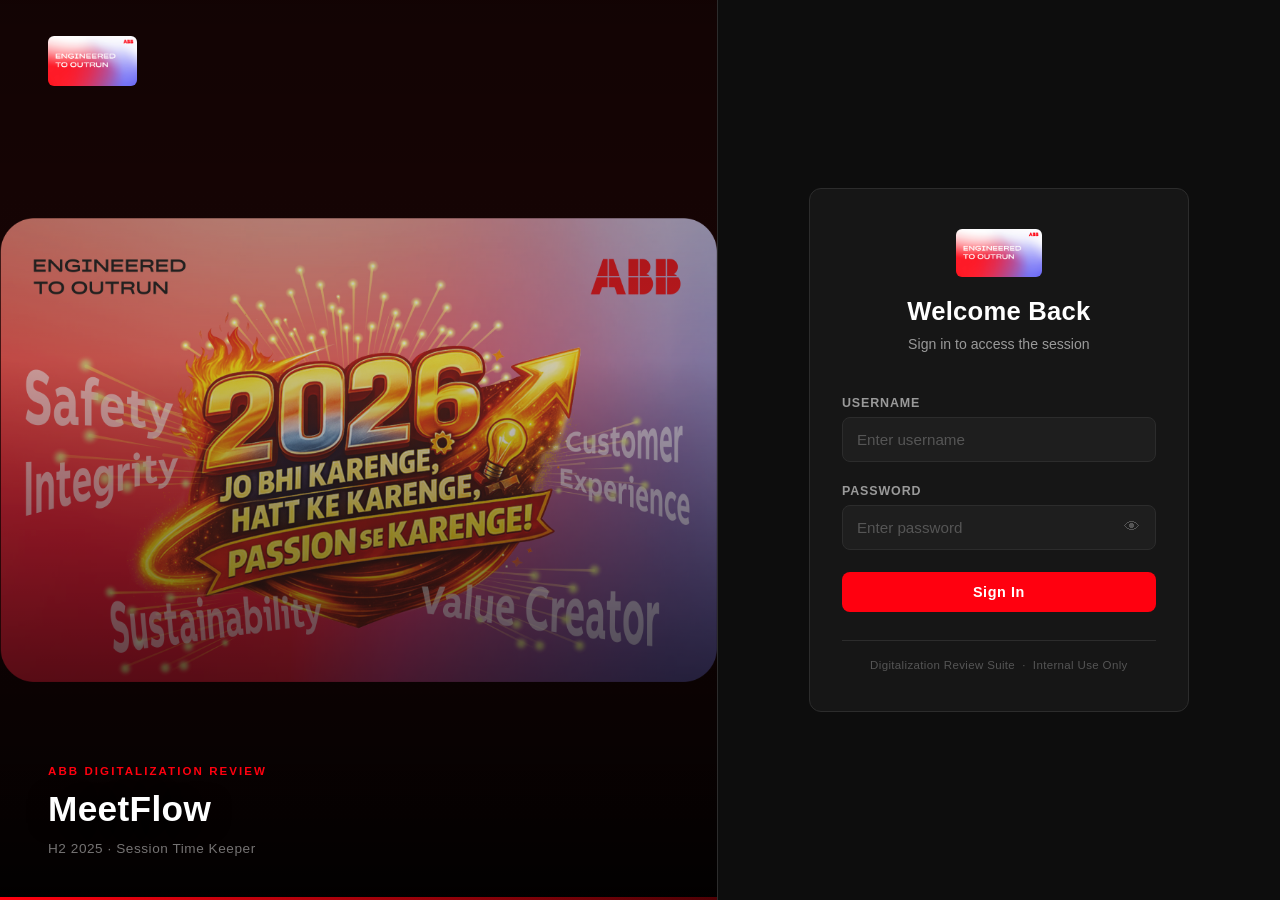
<file: timer.html>
<!DOCTYPE html>
<html lang="en">
<head>
  <meta charset="UTF-8" />
  <meta name="viewport" content="width=device-width, initial-scale=1.0" />
  <title>Digitalization Review - Time Keeper</title>

  <!-- Auth guard: runs before anything renders -->
  <script src="js/auth.js"></script>
  <script>
    var __session = requireAuth();
  </script>

  <link rel="stylesheet" href="css/abb-theme.css" />

  <style>
    html, body { height: 100%; overflow: hidden; }
    #timer-frame {
      display:  block;
      position: fixed;
      top:      var(--nav-height, 52px);
      left:     0;
      width:    100vw;
      height:   calc(100vh - var(--nav-height, 52px));
      border:   none;
      margin:   0;
      padding:  0;
    }
  </style>
</head>
<body>

  <!-- ABB NAV BAR — sits above the iframe, never inside it -->
  <nav class="abb-nav">
    <div class="nav-left">
      <img src="assets/eto-logo.png" alt="Engineered to Outrun" class="nav-logo"
        onerror="this.style.display='none';document.getElementById('nav-fb').style.display='block';" />
      <span id="nav-fb" class="nav-logo-fallback" style="display:none;">ABB</span>
      <div class="nav-divider"></div>
      <span class="nav-title">Digitalization Review &middot; H2 2025</span>
    </div>
    <div class="nav-right">
      <span class="nav-user"        id="nav-username"></span>
      <span class="nav-role-badge"  id="nav-role-badge"></span>
      <!-- Admin-only link to Agenda Manager -->
      <a id="admin-link" href="admin.html" class="btn btn-ghost"
         style="display:none;padding:5px 12px;font-size:0.78rem;">&#9776; Manage Agenda</a>
      <button class="nav-logout-btn" onclick="logout()">Sign Out</button>
    </div>
  </nav>

  <!--
    ═══════════════════════════════════════════════════════════
    TIMER IFRAME
    The original Digital H2 Review UI.html is loaded untouched.
    Its HTML, CSS, layout, colours, and all visual code are
    100% unchanged. The only injection is a postMessage sent
    from outside the iframe that overwrites the `agenda` array
    in memory (not in the file), then re-renders the list.
    ═══════════════════════════════════════════════════════════
  -->
  <iframe
    id="timer-frame"
    src="Digital H2 Review UI.html"
    title="Digitalization Review Time Keeper"
    allowfullscreen
    sandbox="allow-scripts allow-same-origin allow-forms"
  ></iframe>

  <script>
    /* ── Populate nav ───────────────────────────────────────── */
    (function () {
      var s = __session;
      if (!s) return;

      var userEl  = document.getElementById('nav-username');
      var badgeEl = document.getElementById('nav-role-badge');
      var adminLk = document.getElementById('admin-link');

      if (userEl)  userEl.textContent  = s.label || s.username;
      if (badgeEl) {
        badgeEl.textContent = s.role;
        badgeEl.classList.add(s.role);
      }
      // Show "Manage Agenda" button only for admin
      if (adminLk && s.role === 'admin') {
        adminLk.style.display = 'inline-flex';
      }
    })();

    /* ── Agenda sync ────────────────────────────────────────── */
    /*
     * The inner timer file (Digital H2 Review UI.html) now reads
     * agenda data directly from localStorage at initialization.
     * No injection from the wrapper is required.
     * Admin page saves to localStorage key "digi_review_agenda".
     * Timer reads the same key on page load.
     * If localStorage is empty, the timer uses its built-in fallback.
     */
  </script>

</body>
</html>
</file>
<file: css/abb-theme.css>
/* ═══════════════════════════════════════════════════════════════
   ABB Theme  –  Digitalization Review Suite
   Global stylesheet. Import on every page EXCEPT the timer iframe.
═══════════════════════════════════════════════════════════════ */

/* ── 1. Design Tokens ─────────────────────────────────────── */
:root {
  /* Brand colours */
  --abb-red:        #FF000F;
  --abb-red-dark:   #cc000c;
  --abb-red-light:  #ff957e;
  --abb-red-pale:   #ffdccd;

  --abb-lilac:      #6764f6;
  --abb-lilac-1:    #93a1ff;
  --abb-lilac-2:    #e4e7ff;

  /* Surface palette */
  --bg-page:        #0d0d0d;
  --bg-card:        #161616;
  --bg-surface:     #1e1e1e;
  --bg-hover:       #252525;
  --bg-border:      #2c2c2c;

  /* Text */
  --text-primary:   #f0f0f0;
  --text-secondary: #9a9a9a;
  --text-muted:     #555555;
  --white:          #ffffff;

  /* Layout */
  --nav-height:     52px;
  --radius-sm:      4px;
  --radius-md:      8px;
  --radius-lg:      12px;

  /* Motion */
  --ease:           0.2s ease;

  /* Typography */
  --font:           'Segoe UI', Arial, sans-serif;
}


/* ── 2. Reset ─────────────────────────────────────────────── */
*,
*::before,
*::after {
  box-sizing: border-box;
  margin: 0;
  padding: 0;
}

html {
  font-size: 16px;
  scroll-behavior: smooth;
}

body {
  font-family: var(--font);
  background: var(--bg-page);
  color: var(--text-primary);
  min-height: 100vh;
  -webkit-font-smoothing: antialiased;
  -moz-osx-font-smoothing: grayscale;
}

img { display: block; max-width: 100%; }

button, input, select, textarea {
  font-family: var(--font);
}


/* ── 3. Typography ────────────────────────────────────────── */
h1, h2, h3, h4, h5 {
  font-weight: 700;
  line-height: 1.15;
  letter-spacing: 0.01em;
  color: var(--text-primary);
}

p { line-height: 1.65; }


/* ── 4. Buttons ───────────────────────────────────────────── */
.btn {
  display:         inline-flex;
  align-items:     center;
  justify-content: center;
  gap:             8px;
  padding:         12px 28px;
  font-size:       0.9rem;
  font-weight:     600;
  letter-spacing:  0.04em;
  border:          none;
  border-radius:   var(--radius-md);
  cursor:          pointer;
  text-decoration: none;
  transition:      background var(--ease),
                   transform   var(--ease),
                   box-shadow  var(--ease),
                   opacity     var(--ease);
  white-space: nowrap;
  user-select: none;
}

.btn:disabled {
  opacity: 0.55;
  cursor: not-allowed;
  transform: none !important;
}

/* Primary – ABB Red */
.btn-primary {
  background: var(--abb-red);
  color:      var(--white);
}
.btn-primary:hover:not(:disabled) {
  background:  var(--abb-red-dark);
  transform:   translateY(-1px);
  box-shadow:  0 6px 20px rgba(255, 0, 15, 0.3);
}
.btn-primary:active:not(:disabled) {
  transform: translateY(0);
  box-shadow: none;
}

/* Ghost */
.btn-ghost {
  background: transparent;
  color:      var(--text-secondary);
  border:     1px solid var(--bg-border);
}
.btn-ghost:hover:not(:disabled) {
  background: var(--bg-surface);
  color:      var(--text-primary);
}

/* Full-width helper */
.btn-full { width: 100%; }


/* ── 5. Forms ─────────────────────────────────────────────── */
.form-group {
  display:        flex;
  flex-direction: column;
  gap:            7px;
  margin-bottom:  22px;
}

.form-group label {
  font-size:      0.78rem;
  font-weight:    700;
  color:          var(--text-secondary);
  text-transform: uppercase;
  letter-spacing: 0.07em;
}

.form-group input {
  background:    var(--bg-surface);
  border:        1px solid var(--bg-border);
  border-radius: var(--radius-md);
  color:         var(--text-primary);
  font-size:     0.95rem;
  padding:       13px 14px;
  outline:       none;
  width:         100%;
  transition:    border-color var(--ease), box-shadow var(--ease);
}

.form-group input::placeholder {
  color: var(--text-muted);
}

.form-group input:focus {
  border-color: var(--abb-red);
  box-shadow:   0 0 0 3px rgba(255, 0, 15, 0.14);
}

/* Input + icon wrapper */
.input-wrapper {
  position: relative;
  display:  flex;
  align-items: center;
}

.input-wrapper input {
  padding-right: 44px;
}

.toggle-pw {
  position:   absolute;
  right:      12px;
  background: transparent;
  border:     none;
  cursor:     pointer;
  font-size:  1rem;
  color:      var(--text-muted);
  padding:    4px;
  line-height: 1;
  transition: color var(--ease);
}
.toggle-pw:hover { color: var(--text-secondary); }


/* ── 6. Navigation Bar (all protected pages) ──────────────── */
.abb-nav {
  position:        fixed;
  top:             0;
  left:            0;
  right:           0;
  height:          var(--nav-height);
  background:      var(--bg-card);
  border-bottom:   2px solid var(--abb-red);
  display:         flex;
  align-items:     center;
  justify-content: space-between;
  padding:         0 20px;
  z-index:         9999;
  gap:             12px;
}

/* Left cluster: logo + divider + page title */
.nav-left {
  display:     flex;
  align-items: center;
  gap:         14px;
  flex:        1;
  min-width:   0;
}

.nav-logo {
  height: 36px;
  background: transparent;
  border-radius: 4px;
  object-fit: contain;
}

/* Fallback text if logo asset missing */
.nav-logo-fallback {
  font-size:      0.85rem;
  font-weight:    900;
  color:          var(--abb-red);
  letter-spacing: 0.1em;
  text-transform: uppercase;
  flex-shrink:    0;
}

.nav-divider {
  width:       1px;
  height:      22px;
  background:  var(--bg-border);
  flex-shrink: 0;
}

.nav-title {
  font-size:      0.82rem;
  font-weight:    600;
  color:          var(--text-secondary);
  letter-spacing: 0.05em;
  white-space:    nowrap;
  overflow:       hidden;
  text-overflow:  ellipsis;
}

/* Right cluster: user info + badge + logout */
.nav-right {
  display:     flex;
  align-items: center;
  gap:         10px;
  flex-shrink: 0;
}

.nav-user {
  font-size:      0.82rem;
  font-weight:    500;
  color:          var(--text-secondary);
  text-transform: capitalize;
  white-space:    nowrap;
}

/* Role badge */
.nav-role-badge {
  display:        inline-block;
  padding:        3px 10px;
  border-radius:  20px;
  font-size:      0.68rem;
  font-weight:    700;
  letter-spacing: 0.08em;
  text-transform: uppercase;
  border:         1px solid var(--bg-border);
  background:     var(--bg-surface);
  color:          var(--text-secondary);
  white-space:    nowrap;
}

.nav-role-badge.admin {
  background:   rgba(255, 0, 15, 0.12);
  border-color: rgba(255, 0, 15, 0.35);
  color:        var(--abb-red-light);
}

.nav-role-badge.viewer {
  background:   rgba(103, 100, 246, 0.12);
  border-color: rgba(103, 100, 246, 0.35);
  color:        var(--abb-lilac-1);
}

/* Logout button */
.nav-logout-btn {
  background:     transparent;
  border:         1px solid var(--bg-border);
  color:          var(--text-secondary);
  font-size:      0.78rem;
  font-weight:    600;
  padding:        5px 14px;
  border-radius:  var(--radius-sm);
  cursor:         pointer;
  letter-spacing: 0.04em;
  transition:     background var(--ease),
                  border-color var(--ease),
                  color var(--ease);
  white-space:    nowrap;
}
.nav-logout-btn:hover {
  background:   var(--abb-red);
  border-color: var(--abb-red);
  color:        var(--white);
}


/* ── 7. Login Page Layout ─────────────────────────────────── */
.login-page {
  overflow: hidden;
}

.login-wrapper {
  display:    flex;
  min-height: 100vh;
}

/* ── Left: Theme banner (login only) ── */
.login-banner {
  position:   relative;
  flex:       0 0 56%;
  overflow:   hidden;
  background: #1a0505;              /* ADD — dark red-black */
}

.banner-img {
  position:        absolute;
  inset:           0;
  width:           100%;
  height:          100%;
  object-fit:      contain;          /* show full image */
  object-position: center center;
  opacity:         0.9;
}

.banner-overlay {
  position:        absolute;
  inset:           0;
  background:      linear-gradient(
    180deg,
    rgba(0, 0, 0, 0.30) 0%,
    rgba(0, 0, 0, 0.10) 40%,
    rgba(0, 0, 0, 0.70) 85%,
    rgba(0, 0, 0, 0.92) 100%
  );
  display:         flex;
  flex-direction:  column;
  justify-content: flex-end;
  padding:         40px 48px;
}

/* ETO logo pinned top-left of banner */
.eto-logo-banner {
  position: absolute;
  top:      36px;
  left:     48px;
  height:   50px;
  width:    auto;
}
.eto-logo-banner,
.eto-logo-form {
  background: transparent;
  border-radius: 6px;
  object-fit: contain;
}

/* Text block at bottom of banner */
.banner-text {
  position: relative;
  z-index:  1;
}

.banner-eyebrow {
  font-size:      0.72rem;
  font-weight:    700;
  letter-spacing: 0.18em;
  text-transform: uppercase;
  color:          var(--abb-red);
  margin-bottom:  8px;
  margin-top:     5px;            /* ADD — pushes text 5px down */
}

.banner-text h2 {
  font-size:     2.2rem;
  font-weight:   800;
  color:         var(--white);
  line-height:   1.15;
  margin-bottom: 8px;
  text-shadow:   0 2px 20px rgba(0, 0, 0, 0.7);
}

.banner-sub {
  font-size:      0.85rem;
  color:          rgba(255, 255, 255, 0.45);
  letter-spacing: 0.04em;
}

/* Red accent strip at the very bottom of the banner */
/* REPLACE WITH */
.banner-accent-bar {
  position:   absolute;
  bottom:     0;
  left:       0;
  right:      0;
  height:     3px;
  background: linear-gradient(90deg, var(--abb-red) 0%, rgba(255,0,15,0.3) 100%);
}


/* ── Right: Form panel ── */
.login-panel {
  flex:            0 0 44%;
  display:         flex;
  align-items:     center;
  justify-content: center;
  background:      var(--bg-page);
  padding:         48px 40px;
  border-left:     1px solid var(--bg-border);
}

.login-card {
  width:         100%;
  max-width:     380px;
  background:    var(--bg-card);
  border:        1px solid var(--bg-border);
  border-radius: var(--radius-lg);
  padding:       40px 32px;
}

/* Card header */
.login-header {
  text-align:    center;
  margin-bottom: 40px;
}


.eto-logo-form {
height:        48px;
width:         auto;
margin-bottom: 20px;
object-fit:    contain;


margin:        0 auto 20px;
}

.login-header h1 {
  font-size:     1.6rem;
  font-weight:   700;
  margin-bottom: 6px;
  color:         var(--white);
}

.login-header p {
  font-size: 0.88rem;
  color:     var(--text-secondary);
}

/* Error banner */
.login-error {
  display:       none;
  background:    rgba(255, 0, 15, 0.08);
  border:        1px solid rgba(255, 0, 15, 0.28);
  border-left:   3px solid var(--abb-red);
  border-radius: var(--radius-md);
  color:         var(--abb-red-light);
  font-size:     0.84rem;
  padding:       11px 14px;
  margin-bottom: 18px;
  line-height:   1.5;
}

.login-error.visible {
  display: block;
}

/* Footer note */
.login-footer {
  margin-top:     28px;
  padding-top:    18px;
  border-top:     1px solid var(--bg-border);
  text-align:     center;
  font-size:      0.72rem;
  color:          var(--text-muted);
  letter-spacing: 0.03em;
}


/* ── 8. Responsive ────────────────────────────────────────── */
@media (max-width: 900px) {
  .login-banner { flex: 0 0 48%; }
  .login-panel  { flex: 0 0 52%; padding: 40px 28px; }
}

@media (max-width: 680px) {
  .login-page    { overflow: auto; }
  .login-wrapper { flex-direction: column; }

  .login-banner {
    flex:   none;
    height: 240px;
    width:  100%;
  }

  .eto-logo-banner {
    top:    20px;
    left:   20px;
    height: 26px;
  }

  .banner-overlay { padding: 20px 24px; }

  .banner-text h2 {
    font-size:     1.6rem;
    margin-bottom: 6px;
  }

  .login-panel {
    flex:       1;
    padding:    36px 24px;
    min-height: 0;
  }

  /* Trim nav on small screens */
  .abb-nav .nav-title   { display: none; }
  .abb-nav .nav-divider { display: none; }
  .nav-user             { display: none; }
}

@media (max-width: 400px) {
  .login-panel { padding: 28px 16px; }
  .nav-role-badge { display: none; }
}
</file>
